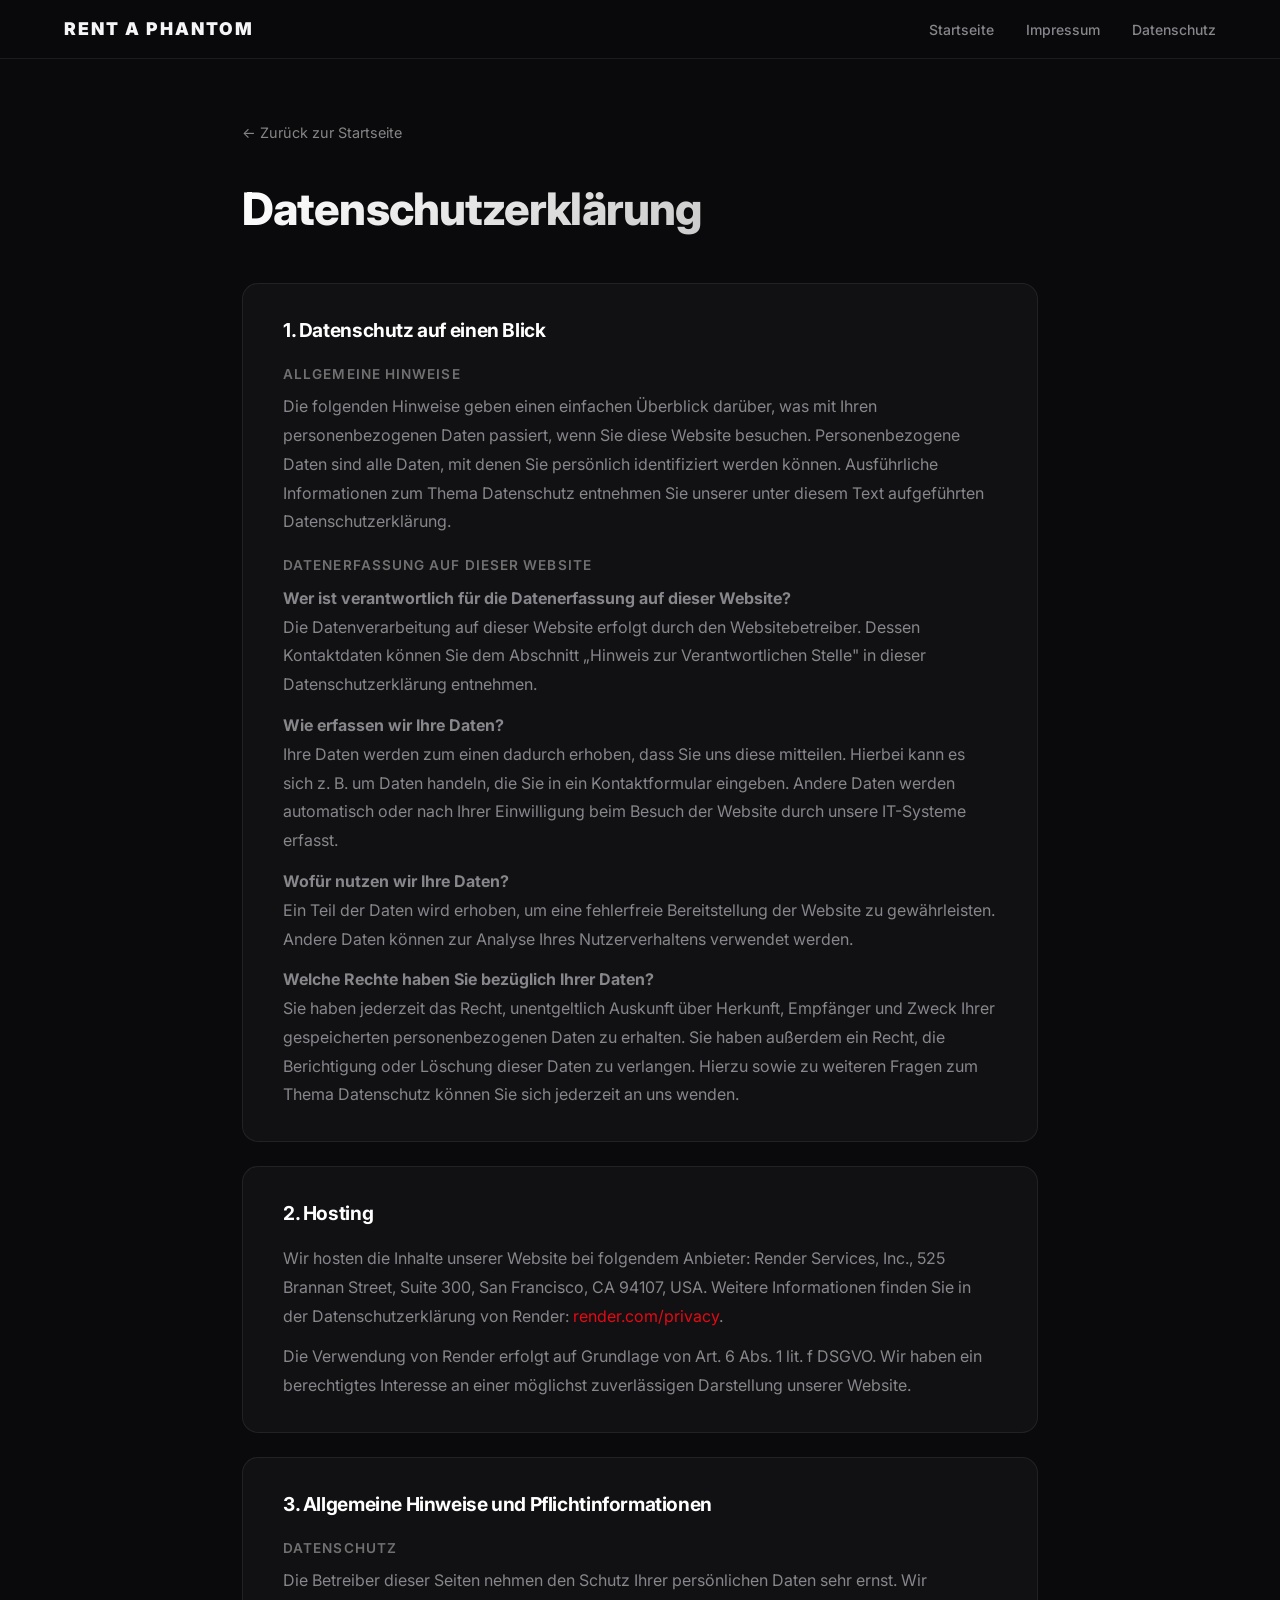
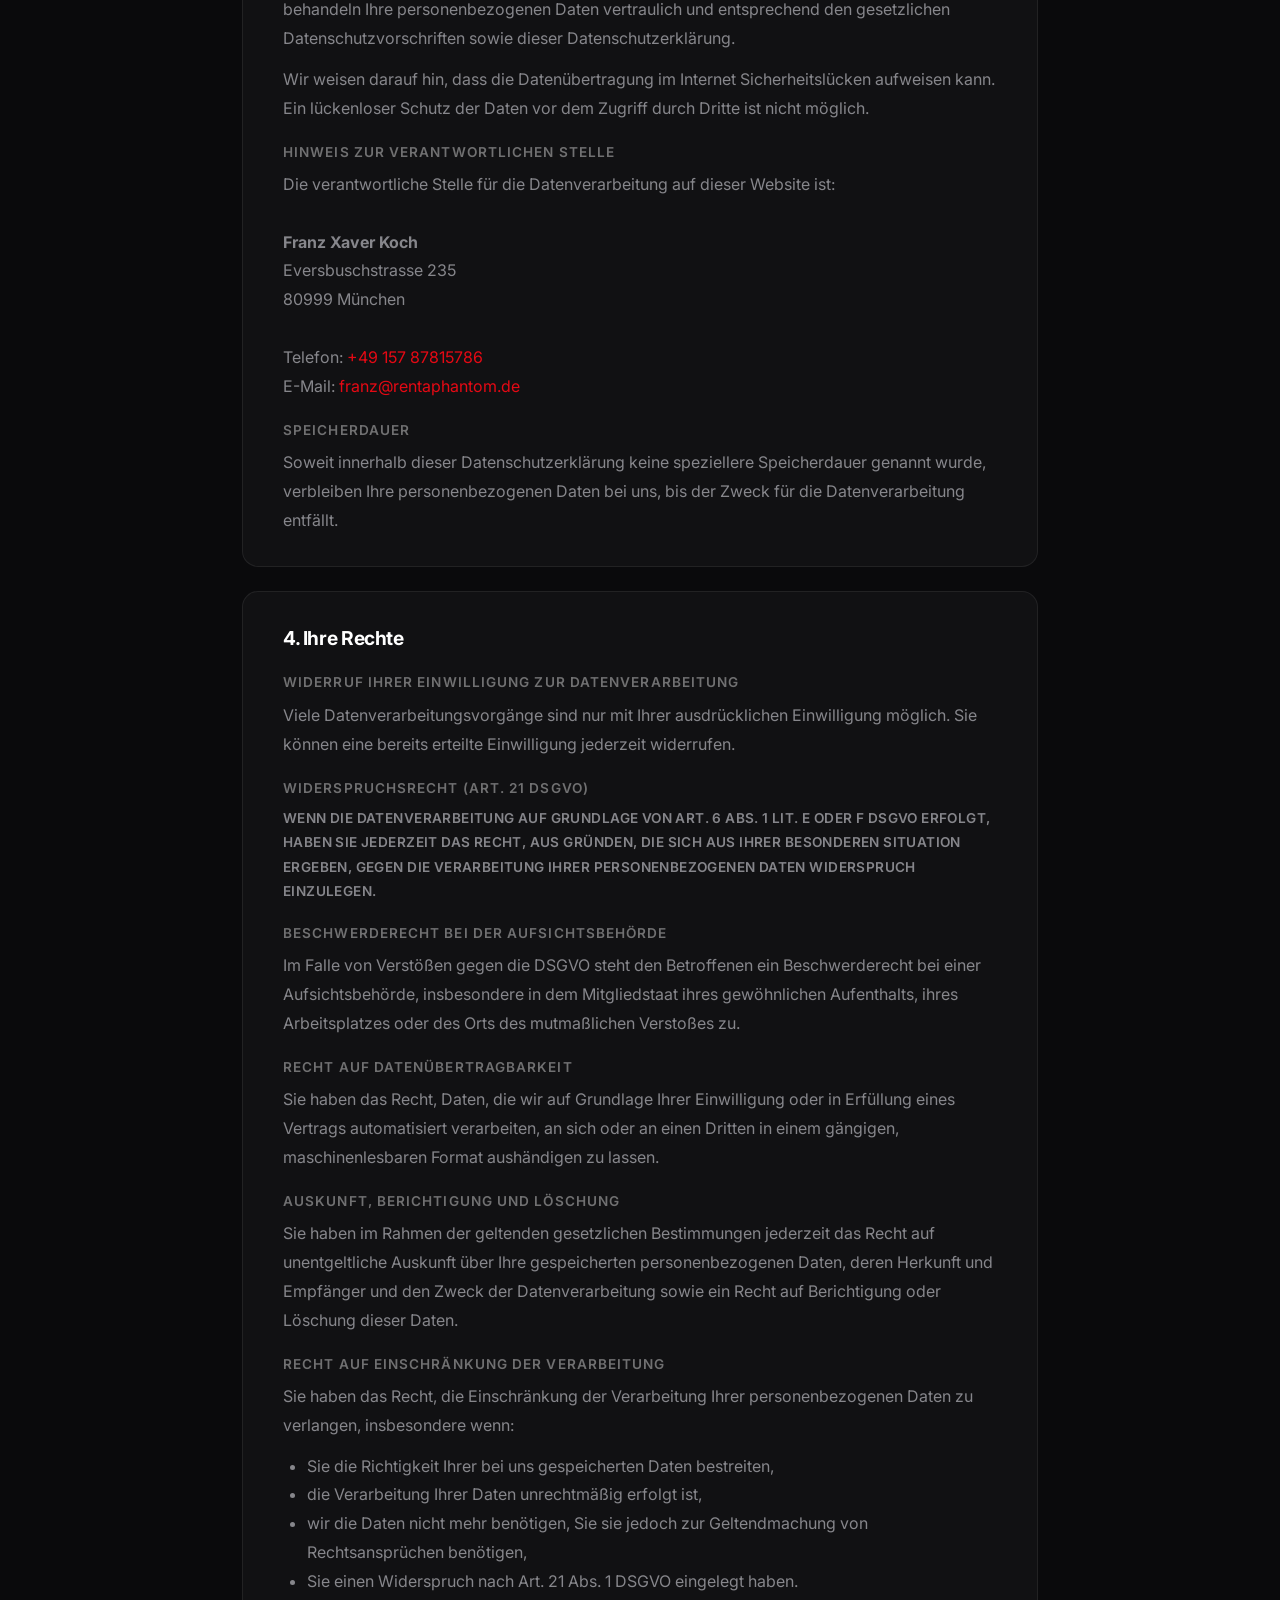
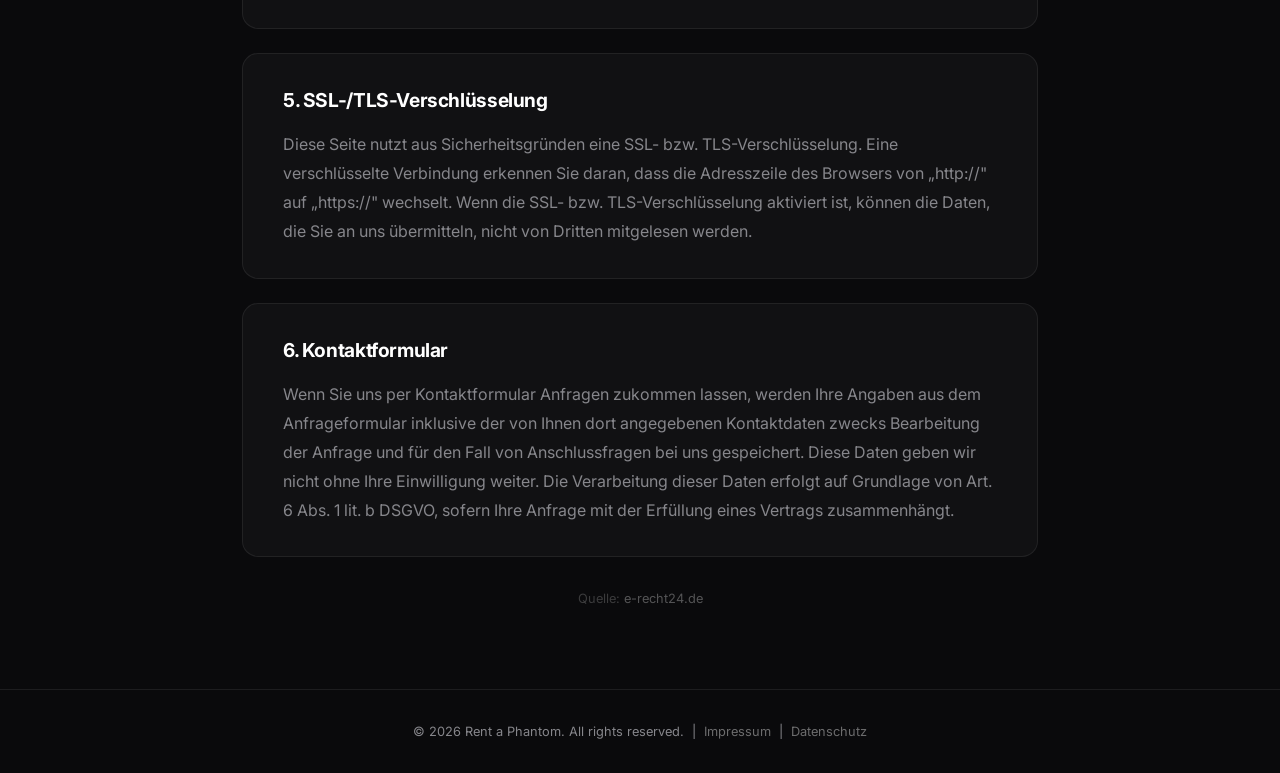
<file: templates/datenschutz.html>
<!DOCTYPE html>
<html lang="de">
<head>
    <meta charset="UTF-8">
    <meta name="viewport" content="width=device-width, initial-scale=1.0">
    <title>Datenschutzerklärung – Rent a Phantom</title>
    <meta name="description" content="Datenschutzerklärung von Rent a Phantom gemäß DSGVO">
    <link rel="stylesheet" href="/static/style.css">
    <style>
        .legal-page {
            max-width: 860px;
            margin: 0 auto;
            padding: 120px 2rem 80px;
        }
        .legal-page h1 {
            font-size: 2.8rem;
            font-weight: 800;
            margin-bottom: 2.5rem;
            background: linear-gradient(135deg, #fff 0%, #aaa 100%);
            -webkit-background-clip: text;
            -webkit-text-fill-color: transparent;
            background-clip: text;
        }
        .back-link {
            display: inline-flex;
            align-items: center;
            gap: 0.5rem;
            color: rgba(255,255,255,0.5);
            text-decoration: none;
            font-size: 0.9rem;
            margin-bottom: 2rem;
            transition: color 0.2s;
        }
        .back-link:hover { color: #fff; }
        .legal-section {
            background: rgba(255,255,255,0.03);
            border: 1px solid rgba(255,255,255,0.07);
            border-radius: 16px;
            padding: 2rem 2.5rem;
            margin-bottom: 1.5rem;
        }
        .legal-section h2 {
            font-size: 1.2rem;
            font-weight: 700;
            color: #fff;
            margin-bottom: 1rem;
        }
        .legal-section h3 {
            font-size: 0.85rem;
            font-weight: 600;
            text-transform: uppercase;
            letter-spacing: 0.08em;
            color: rgba(255,255,255,0.4);
            margin: 1.2rem 0 0.5rem;
        }
        .legal-section h3:first-child { margin-top: 0; }
        .legal-section p {
            color: var(--text-muted);
            line-height: 1.8;
            margin: 0 0 0.75rem;
        }
        .legal-section p:last-child { margin-bottom: 0; }
        .legal-section ul {
            color: var(--text-muted);
            line-height: 1.8;
            padding-left: 1.5rem;
            margin: 0;
        }
        .legal-section a {
            color: #e50914;
            text-decoration: none;
        }
        .legal-section a:hover { text-decoration: underline; }
        .uppercase-warning {
            font-size: 0.85rem;
            font-weight: 600;
            letter-spacing: 0.03em;
        }
    </style>
</head>
<body>
    <nav class="navbar">
        <h1 class="logo">RENT A PHANTOM</h1>
        <ul class="nav-links">
            <li><a href="/?lang=de">Startseite</a></li>
            <li><a href="/impressum">Impressum</a></li>
            <li><a href="/datenschutz" class="active">Datenschutz</a></li>
        </ul>
    </nav>

    <main>
        <div class="legal-page">
            <a href="/" class="back-link">← Zurück zur Startseite</a>
            <h1>Datenschutz&shy;erklärung</h1>

            <div class="legal-section">
                <h2>1. Datenschutz auf einen Blick</h2>
                <h3>Allgemeine Hinweise</h3>
                <p>Die folgenden Hinweise geben einen einfachen Überblick darüber, was mit Ihren personenbezogenen Daten passiert, wenn Sie diese Website besuchen. Personenbezogene Daten sind alle Daten, mit denen Sie persönlich identifiziert werden können. Ausführliche Informationen zum Thema Datenschutz entnehmen Sie unserer unter diesem Text aufgeführten Datenschutzerklärung.</p>

                <h3>Datenerfassung auf dieser Website</h3>
                <p><strong>Wer ist verantwortlich für die Datenerfassung auf dieser Website?</strong><br>
                Die Datenverarbeitung auf dieser Website erfolgt durch den Websitebetreiber. Dessen Kontaktdaten können Sie dem Abschnitt „Hinweis zur Verantwortlichen Stelle" in dieser Datenschutzerklärung entnehmen.</p>

                <p><strong>Wie erfassen wir Ihre Daten?</strong><br>
                Ihre Daten werden zum einen dadurch erhoben, dass Sie uns diese mitteilen. Hierbei kann es sich z. B. um Daten handeln, die Sie in ein Kontaktformular eingeben. Andere Daten werden automatisch oder nach Ihrer Einwilligung beim Besuch der Website durch unsere IT-Systeme erfasst.</p>

                <p><strong>Wofür nutzen wir Ihre Daten?</strong><br>
                Ein Teil der Daten wird erhoben, um eine fehlerfreie Bereitstellung der Website zu gewährleisten. Andere Daten können zur Analyse Ihres Nutzerverhaltens verwendet werden.</p>

                <p><strong>Welche Rechte haben Sie bezüglich Ihrer Daten?</strong><br>
                Sie haben jederzeit das Recht, unentgeltlich Auskunft über Herkunft, Empfänger und Zweck Ihrer gespeicherten personenbezogenen Daten zu erhalten. Sie haben außerdem ein Recht, die Berichtigung oder Löschung dieser Daten zu verlangen. Hierzu sowie zu weiteren Fragen zum Thema Datenschutz können Sie sich jederzeit an uns wenden.</p>
            </div>

            <div class="legal-section">
                <h2>2. Hosting</h2>
                <p>Wir hosten die Inhalte unserer Website bei folgendem Anbieter: Render Services, Inc., 525 Brannan Street, Suite 300, San Francisco, CA 94107, USA. Weitere Informationen finden Sie in der Datenschutzerklärung von Render: <a href="https://render.com/privacy" target="_blank" rel="noopener">render.com/privacy</a>.</p>
                <p>Die Verwendung von Render erfolgt auf Grundlage von Art. 6 Abs. 1 lit. f DSGVO. Wir haben ein berechtigtes Interesse an einer möglichst zuverlässigen Darstellung unserer Website.</p>
            </div>

            <div class="legal-section">
                <h2>3. Allgemeine Hinweise und Pflicht&shy;informationen</h2>
                <h3>Datenschutz</h3>
                <p>Die Betreiber dieser Seiten nehmen den Schutz Ihrer persönlichen Daten sehr ernst. Wir behandeln Ihre personenbezogenen Daten vertraulich und entsprechend den gesetzlichen Datenschutzvorschriften sowie dieser Datenschutzerklärung.</p>
                <p>Wir weisen darauf hin, dass die Datenübertragung im Internet Sicherheitslücken aufweisen kann. Ein lückenloser Schutz der Daten vor dem Zugriff durch Dritte ist nicht möglich.</p>

                <h3>Hinweis zur verantwortlichen Stelle</h3>
                <p>Die verantwortliche Stelle für die Datenverarbeitung auf dieser Website ist:<br><br>
                <strong>Franz Xaver Koch</strong><br>
                Eversbuschstrasse 235<br>
                80999 München<br><br>
                Telefon: <a href="tel:+4915787815786">+49 157 87815786</a><br>
                E-Mail: <a href="mailto:franz@rentaphantom.de">franz@rentaphantom.de</a></p>

                <h3>Speicherdauer</h3>
                <p>Soweit innerhalb dieser Datenschutzerklärung keine speziellere Speicherdauer genannt wurde, verbleiben Ihre personenbezogenen Daten bei uns, bis der Zweck für die Datenverarbeitung entfällt.</p>
            </div>

            <div class="legal-section">
                <h2>4. Ihre Rechte</h2>
                <h3>Widerruf Ihrer Einwilligung zur Datenverarbeitung</h3>
                <p>Viele Datenverarbeitungsvorgänge sind nur mit Ihrer ausdrücklichen Einwilligung möglich. Sie können eine bereits erteilte Einwilligung jederzeit widerrufen.</p>

                <h3>Widerspruchsrecht (Art. 21 DSGVO)</h3>
                <p class="uppercase-warning">WENN DIE DATENVERARBEITUNG AUF GRUNDLAGE VON ART. 6 ABS. 1 LIT. E ODER F DSGVO ERFOLGT, HABEN SIE JEDERZEIT DAS RECHT, AUS GRÜNDEN, DIE SICH AUS IHRER BESONDEREN SITUATION ERGEBEN, GEGEN DIE VERARBEITUNG IHRER PERSONENBEZOGENEN DATEN WIDERSPRUCH EINZULEGEN.</p>

                <h3>Beschwerderecht bei der Aufsichtsbehörde</h3>
                <p>Im Falle von Verstößen gegen die DSGVO steht den Betroffenen ein Beschwerderecht bei einer Aufsichtsbehörde, insbesondere in dem Mitgliedstaat ihres gewöhnlichen Aufenthalts, ihres Arbeitsplatzes oder des Orts des mutmaßlichen Verstoßes zu.</p>

                <h3>Recht auf Datenübertragbarkeit</h3>
                <p>Sie haben das Recht, Daten, die wir auf Grundlage Ihrer Einwilligung oder in Erfüllung eines Vertrags automatisiert verarbeiten, an sich oder an einen Dritten in einem gängigen, maschinenlesbaren Format aushändigen zu lassen.</p>

                <h3>Auskunft, Berichtigung und Löschung</h3>
                <p>Sie haben im Rahmen der geltenden gesetzlichen Bestimmungen jederzeit das Recht auf unentgeltliche Auskunft über Ihre gespeicherten personenbezogenen Daten, deren Herkunft und Empfänger und den Zweck der Datenverarbeitung sowie ein Recht auf Berichtigung oder Löschung dieser Daten.</p>

                <h3>Recht auf Einschränkung der Verarbeitung</h3>
                <p>Sie haben das Recht, die Einschränkung der Verarbeitung Ihrer personenbezogenen Daten zu verlangen, insbesondere wenn:</p>
                <ul>
                    <li>Sie die Richtigkeit Ihrer bei uns gespeicherten Daten bestreiten,</li>
                    <li>die Verarbeitung Ihrer Daten unrechtmäßig erfolgt ist,</li>
                    <li>wir die Daten nicht mehr benötigen, Sie sie jedoch zur Geltendmachung von Rechtsansprüchen benötigen,</li>
                    <li>Sie einen Widerspruch nach Art. 21 Abs. 1 DSGVO eingelegt haben.</li>
                </ul>
            </div>

            <div class="legal-section">
                <h2>5. SSL-/TLS-Verschlüsselung</h2>
                <p>Diese Seite nutzt aus Sicherheitsgründen eine SSL- bzw. TLS-Verschlüsselung. Eine verschlüsselte Verbindung erkennen Sie daran, dass die Adresszeile des Browsers von „http://" auf „https://" wechselt. Wenn die SSL- bzw. TLS-Verschlüsselung aktiviert ist, können die Daten, die Sie an uns übermitteln, nicht von Dritten mitgelesen werden.</p>
            </div>

            <div class="legal-section">
                <h2>6. Kontaktformular</h2>
                <p>Wenn Sie uns per Kontaktformular Anfragen zukommen lassen, werden Ihre Angaben aus dem Anfrageformular inklusive der von Ihnen dort angegebenen Kontaktdaten zwecks Bearbeitung der Anfrage und für den Fall von Anschlussfragen bei uns gespeichert. Diese Daten geben wir nicht ohne Ihre Einwilligung weiter. Die Verarbeitung dieser Daten erfolgt auf Grundlage von Art. 6 Abs. 1 lit. b DSGVO, sofern Ihre Anfrage mit der Erfüllung eines Vertrags zusammenhängt.</p>
            </div>

            <p style="color: rgba(255,255,255,0.2); font-size: 0.8rem; text-align: center; margin-top: 2rem;">
                Quelle: <a href="https://www.e-recht24.de" target="_blank" rel="noopener" style="color: rgba(255,255,255,0.3);">e-recht24.de</a>
            </p>
        </div>
    </main>

    <footer>
        <p>© 2026 Rent a Phantom. All rights reserved. &nbsp;|&nbsp;
           <a href="/impressum" style="color: rgba(255,255,255,0.4); text-decoration: none;">Impressum</a> &nbsp;|&nbsp;
           <a href="/datenschutz" style="color: rgba(255,255,255,0.4); text-decoration: none;">Datenschutz</a>
        </p>
    </footer>
</body>
</html>
</file>
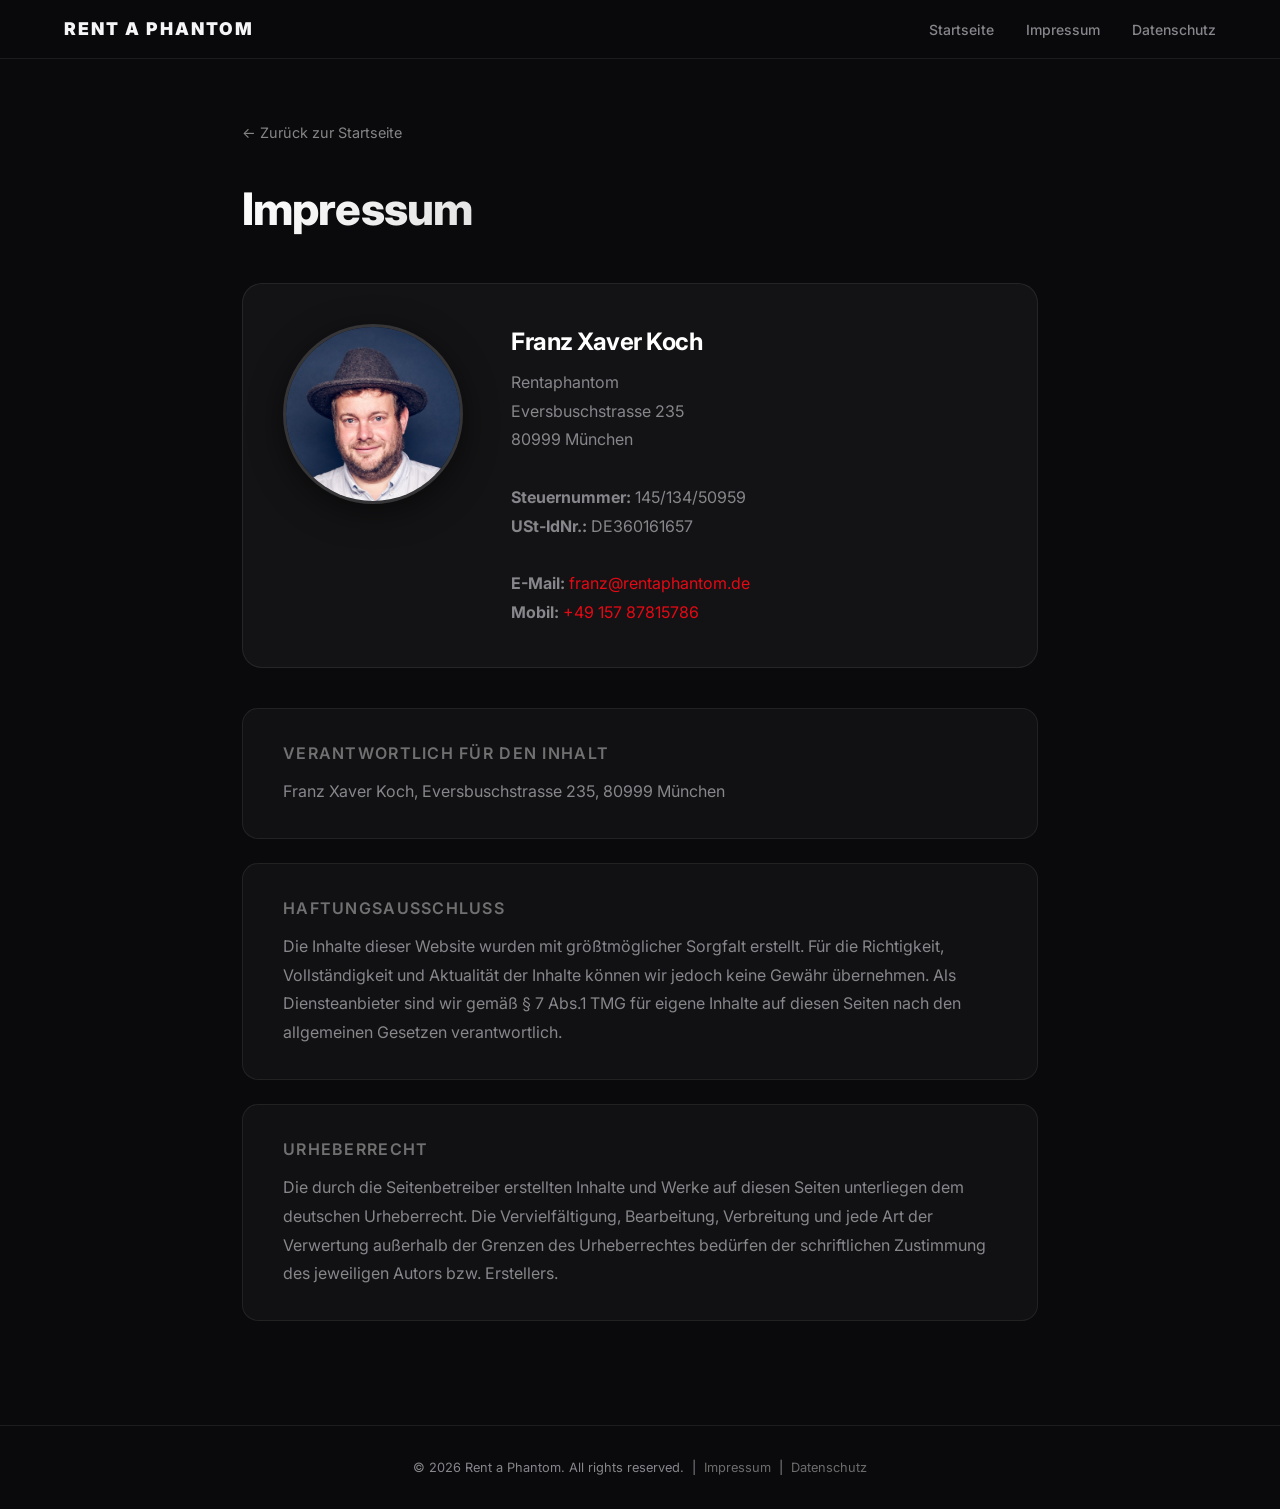
<file: templates/impressum.html>
<!DOCTYPE html>
<html lang="de">
<head>
    <meta charset="UTF-8">
    <meta name="viewport" content="width=device-width, initial-scale=1.0">
    <title>Impressum – Rent a Phantom</title>
    <meta name="description" content="Impressum von Rent a Phantom – Franz Xaver Koch, München">
    <link rel="stylesheet" href="/static/style.css">
    <style>
        .legal-page {
            max-width: 860px;
            margin: 0 auto;
            padding: 120px 2rem 80px;
        }
        .legal-page h1 {
            font-size: 2.8rem;
            font-weight: 800;
            margin-bottom: 2.5rem;
            background: linear-gradient(135deg, #fff 0%, #aaa 100%);
            -webkit-background-clip: text;
            -webkit-text-fill-color: transparent;
            background-clip: text;
        }
        .impressum-card {
            display: flex;
            align-items: flex-start;
            gap: 3rem;
            background: rgba(255,255,255,0.04);
            border: 1px solid rgba(255,255,255,0.08);
            border-radius: 20px;
            padding: 2.5rem;
            margin-bottom: 2.5rem;
        }
        .impressum-photo {
            flex-shrink: 0;
            width: 180px;
            height: 180px;
            border-radius: 50%;
            object-fit: cover;
            object-position: top center;
            border: 3px solid rgba(255,255,255,0.15);
            box-shadow: 0 8px 32px rgba(0,0,0,0.5);
        }
        .impressum-info h2 {
            font-size: 1.5rem;
            font-weight: 700;
            margin-bottom: 0.5rem;
            color: #fff;
        }
        .impressum-info p {
            color: var(--text-muted);
            line-height: 1.8;
            margin: 0;
        }
        .impressum-info a {
            color: #e50914;
            text-decoration: none;
        }
        .impressum-info a:hover {
            text-decoration: underline;
        }
        .legal-section {
            background: rgba(255,255,255,0.03);
            border: 1px solid rgba(255,255,255,0.07);
            border-radius: 16px;
            padding: 2rem 2.5rem;
            margin-bottom: 1.5rem;
        }
        .legal-section h3 {
            font-size: 1rem;
            font-weight: 600;
            text-transform: uppercase;
            letter-spacing: 0.08em;
            color: rgba(255,255,255,0.4);
            margin-bottom: 0.75rem;
        }
        .legal-section p {
            color: var(--text-muted);
            line-height: 1.8;
            margin: 0;
        }
        .back-link {
            display: inline-flex;
            align-items: center;
            gap: 0.5rem;
            color: rgba(255,255,255,0.5);
            text-decoration: none;
            font-size: 0.9rem;
            margin-bottom: 2rem;
            transition: color 0.2s;
        }
        .back-link:hover { color: #fff; }
        @media (max-width: 600px) {
            .impressum-card { flex-direction: column; align-items: center; text-align: center; }
        }
    </style>
</head>
<body>
    <nav class="navbar">
        <h1 class="logo">RENT A PHANTOM</h1>
        <ul class="nav-links">
            <li><a href="/?lang=de">Startseite</a></li>
            <li><a href="/impressum" class="active">Impressum</a></li>
            <li><a href="/datenschutz">Datenschutz</a></li>
        </ul>
    </nav>

    <main>
        <div class="legal-page">
            <a href="/" class="back-link">← Zurück zur Startseite</a>
            <h1>Impressum</h1>

            <div class="impressum-card">
                <img src="/static/franz.jpg" alt="Franz Xaver Koch" class="impressum-photo">
                <div class="impressum-info">
                    <h2>Franz Xaver Koch</h2>
                    <p>
                        Rentaphantom<br>
                        Eversbuschstrasse 235<br>
                        80999 München<br><br>
                        <strong>Steuernummer:</strong> 145/134/50959<br>
                        <strong>USt-IdNr.:</strong> DE360161657<br><br>
                        <strong>E-Mail:</strong> <a href="mailto:franz@rentaphantom.de">franz@rentaphantom.de</a><br>
                        <strong>Mobil:</strong> <a href="tel:+4915787815786">+49 157 87815786</a>
                    </p>
                </div>
            </div>

            <div class="legal-section">
                <h3>Verantwortlich für den Inhalt</h3>
                <p>Franz Xaver Koch, Eversbuschstrasse 235, 80999 München</p>
            </div>

            <div class="legal-section">
                <h3>Haftungsausschluss</h3>
                <p>Die Inhalte dieser Website wurden mit größtmöglicher Sorgfalt erstellt. Für die Richtigkeit, Vollständigkeit und Aktualität der Inhalte können wir jedoch keine Gewähr übernehmen. Als Diensteanbieter sind wir gemäß § 7 Abs.1 TMG für eigene Inhalte auf diesen Seiten nach den allgemeinen Gesetzen verantwortlich.</p>
            </div>

            <div class="legal-section">
                <h3>Urheberrecht</h3>
                <p>Die durch die Seitenbetreiber erstellten Inhalte und Werke auf diesen Seiten unterliegen dem deutschen Urheberrecht. Die Vervielfältigung, Bearbeitung, Verbreitung und jede Art der Verwertung außerhalb der Grenzen des Urheberrechtes bedürfen der schriftlichen Zustimmung des jeweiligen Autors bzw. Erstellers.</p>
            </div>
        </div>
    </main>

    <footer>
        <p>© 2026 Rent a Phantom. All rights reserved. &nbsp;|&nbsp;
           <a href="/impressum" style="color: rgba(255,255,255,0.4); text-decoration: none;">Impressum</a> &nbsp;|&nbsp;
           <a href="/datenschutz" style="color: rgba(255,255,255,0.4); text-decoration: none;">Datenschutz</a>
        </p>
    </footer>
</body>
</html>
</file>
<file: static/style.css>
@import url('https://fonts.googleapis.com/css2?family=Inter:wght@400;500;600;700;800;900&display=swap');

:root {
    --bg-dark: #0a0a0c;
    --bg-card: #141416;
    --bg-card2: #1a1a1e;
    --accent-blue: #007AFF;
    --accent-red: #e50914;
    --accent-green: #00CF80;
    --accent-yellow: #FFB400;
    --text-main: #F5F5F7;
    --text-muted: #86868B;
    --border-color: rgba(255, 255, 255, 0.08);
    --glow-red: rgba(229, 9, 20, 0.35);
}

* { margin: 0; padding: 0; box-sizing: border-box; }

html { scroll-behavior: smooth; }

body {
    background-color: var(--bg-dark);
    color: var(--text-main);
    font-family: 'Inter', -apple-system, BlinkMacSystemFont, sans-serif;
    line-height: 1.5;
    -webkit-font-smoothing: antialiased;
}

h1, h2, h3 { font-weight: 700; letter-spacing: -0.02em; }
a { text-decoration: none; color: var(--text-main); transition: color 0.2s; }

/* ─── NAVBAR ─── */
.navbar {
    display: flex; justify-content: space-between; align-items: center;
    padding: 1rem 5%;
    background: rgba(10, 10, 12, 0.85);
    backdrop-filter: blur(24px);
    -webkit-backdrop-filter: blur(24px);
    border-bottom: 1px solid var(--border-color);
    position: fixed; width: 100%; top: 0; z-index: 1000;
}
.logo { font-size: 1.1rem; font-weight: 900; letter-spacing: 2px; }
.nav-links { list-style: none; display: flex; gap: 2rem; align-items: center; }
.nav-links a { font-size: 0.875rem; font-weight: 500; color: var(--text-muted); }
.nav-links a:hover { color: var(--text-main); }
.lang-switch a {
    padding: 4px 10px; border-radius: 6px;
    font-size: 0.75rem; font-weight: 700;
    border: 1px solid var(--border-color);
}
.lang-switch a.active { background: var(--text-main); color: var(--bg-dark); }

/* ─── ANIMATIONS ─── */
@keyframes fadeUp {
    from { opacity: 0; transform: translateY(30px); }
    to   { opacity: 1; transform: translateY(0); }
}
@keyframes fadeIn {
    from { opacity: 0; }
    to   { opacity: 1; }
}
@keyframes slideRight {
    from { opacity: 0; transform: translateX(-24px); }
    to   { opacity: 1; transform: translateX(0); }
}

.hero-badge   { animation: fadeIn 0.6s ease both; animation-delay: 0.1s; opacity: 0; animation-fill-mode: forwards; }
.hero h2      { animation: fadeUp 0.7s ease both; animation-delay: 0.25s; opacity: 0; animation-fill-mode: forwards; }
.hero p       { animation: fadeUp 0.7s ease both; animation-delay: 0.4s;  opacity: 0; animation-fill-mode: forwards; }
.hero-actions { animation: fadeUp 0.7s ease both; animation-delay: 0.55s; opacity: 0; animation-fill-mode: forwards; }
.hero-stats   { animation: fadeUp 0.7s ease both; animation-delay: 0.7s;  opacity: 0; animation-fill-mode: forwards; }

/* scroll-reveal base */
.reveal {
    opacity: 0;
    transform: translateY(28px);
    transition: opacity 0.65s cubic-bezier(0.22,1,0.36,1), transform 0.65s cubic-bezier(0.22,1,0.36,1);
}
.reveal.visible {
    opacity: 1;
    transform: translateY(0);
}

/* ─── HERO ─── */
.hero {
    min-height: 100vh;
    display: flex; align-items: center;
    background: url('/static/hero-bg.jpg') no-repeat center center / cover;
    position: relative;
}
.hero::before {
    content: ''; position: absolute; inset: 0;
    background: linear-gradient(105deg, rgba(10,10,12,0.92) 0%, rgba(10,10,12,0.72) 45%, rgba(10,10,12,0.15) 100%);
}
.hero-inner {
    position: relative; z-index: 2;
    width: 100%; max-width: 1200px; margin: 0 auto;
    padding: 0 5%;
}
.hero-content { max-width: 580px; text-align: left; }

.hero-badge {
    display: inline-block;
    background: rgba(229, 9, 20, 0.12);
    border: 1px solid rgba(229, 9, 20, 0.35);
    color: #ff4d57;
    font-size: 0.7rem; font-weight: 700;
    letter-spacing: 0.14em; text-transform: uppercase;
    padding: 5px 14px; border-radius: 30px;
    margin-bottom: 1.25rem;
}
.hero h2 {
    font-size: clamp(2.2rem, 4.5vw, 3.8rem);
    font-weight: 900; margin-bottom: 1.25rem;
    line-height: 1.08;
}
.hero p { font-size: 1.05rem; color: var(--text-muted); margin-bottom: 2rem; max-width: 460px; line-height: 1.7; }
.hero-actions { display: flex; gap: 1rem; flex-wrap: wrap; margin-bottom: 2.5rem; }

.hero-stats {
    display: inline-flex; align-items: center; gap: 2rem;
    background: rgba(255,255,255,0.06);
    border: 1px solid rgba(255,255,255,0.1);
    border-radius: 14px; padding: 1rem 1.75rem;
    backdrop-filter: blur(12px);
}
.stat { text-align: center; }
.stat-num { display: block; font-size: 1.5rem; font-weight: 800; color: #fff; }
.stat-label { font-size: 0.65rem; font-weight: 600; color: var(--text-muted); text-transform: uppercase; letter-spacing: 0.1em; }
.stat-divider { width: 1px; height: 36px; background: rgba(255,255,255,0.12); }

/* ─── BUTTONS ─── */
.btn-primary {
    background: var(--accent-red);
    color: #fff;
    padding: 0.85rem 2rem;
    border-radius: 30px;
    font-weight: 700;
    font-size: 0.95rem;
    display: inline-block;
    transition: all 0.3s cubic-bezier(0.25, 0.8, 0.25, 1);
    box-shadow: 0 4px 20px var(--glow-red);
}
.btn-primary:hover { transform: translateY(-3px); box-shadow: 0 10px 30px var(--glow-red); }

.btn-secondary {
    background: rgba(255,255,255,0.08);
    color: var(--text-main);
    padding: 0.85rem 2rem;
    border-radius: 30px;
    font-weight: 600;
    font-size: 0.95rem;
    display: inline-block;
    border: 1px solid var(--border-color);
    transition: all 0.3s;
}
.btn-secondary:hover { background: rgba(255,255,255,0.14); transform: translateY(-2px); }

/* ─── SECTIONS ─── */
.section { padding: 6rem 5%; }
.section-dark { background: rgba(255,255,255,0.02); border-top: 1px solid var(--border-color); border-bottom: 1px solid var(--border-color); }
.section-title { text-align: center; font-size: 2.4rem; font-weight: 800; margin-bottom: 1rem; }
.section-subtitle { text-align: center; color: var(--text-muted); font-size: 1.05rem; margin-bottom: 3rem; max-width: 620px; margin-inline: auto; }

/* ─── FEATURE CARDS (SVG icons) ─── */
.features-grid {
    display: grid;
    grid-template-columns: repeat(auto-fit, minmax(280px, 1fr));
    gap: 1.5rem;
    max-width: 1100px; margin: 0 auto;
}
.feature-card {
    background: var(--bg-card);
    border: 1px solid var(--border-color);
    border-radius: 20px; padding: 2rem;
    transition: transform 0.3s, border-color 0.3s, box-shadow 0.3s;
    position: relative; overflow: hidden;
}
.feature-card::after {
    content: ''; position: absolute;
    top: 0; left: 0; right: 0; height: 1px;
    background: linear-gradient(90deg, var(--accent-red), transparent);
    opacity: 0; transition: opacity 0.3s;
}
.feature-card:hover { transform: translateY(-6px); border-color: rgba(229,9,20,0.25); box-shadow: 0 16px 40px rgba(0,0,0,0.4); }
.feature-card:hover::after { opacity: 1; }

.feature-icon {
    width: 52px; height: 52px;
    display: flex; align-items: center; justify-content: center;
    background: rgba(229, 9, 20, 0.08);
    border: 1px solid rgba(229, 9, 20, 0.18);
    border-radius: 14px; margin-bottom: 1.25rem;
    color: #e50914;
    transition: background 0.3s, border-color 0.3s;
}
.feature-card:hover .feature-icon {
    background: rgba(229, 9, 20, 0.15);
    border-color: rgba(229, 9, 20, 0.35);
}
.feature-icon svg { width: 22px; height: 22px; }
.feature-card h3 { font-size: 1rem; font-weight: 700; margin-bottom: 0.5rem; color: var(--text-main); }
.feature-card p { color: var(--text-muted); font-size: 0.875rem; line-height: 1.7; }

/* ─── USE CASES ─── */
.usecases-grid {
    display: grid;
    grid-template-columns: repeat(auto-fit, minmax(280px, 1fr));
    gap: 1.5rem;
    max-width: 1000px; margin: 0 auto;
}
.usecase-card {
    background: var(--bg-card2);
    border: 1px solid var(--border-color);
    border-radius: 20px; padding: 2rem;
    transition: transform 0.3s, border-color 0.3s;
}
.usecase-card:hover { transform: translateY(-4px); border-color: rgba(255,180,0,0.25); }
.usecase-icon {
    width: 50px; height: 50px;
    display: flex; align-items: center; justify-content: center;
    background: rgba(255, 180, 0, 0.08);
    border: 1px solid rgba(255, 180, 0, 0.18);
    border-radius: 14px; margin-bottom: 1.2rem;
    color: var(--accent-yellow);
    transition: background 0.3s;
}
.usecase-card:hover .usecase-icon { background: rgba(255,180,0,0.14); }
.usecase-icon svg { width: 22px; height: 22px; }
.usecase-card h3 { font-size: 1.1rem; font-weight: 700; margin-bottom: 0.75rem; }
.usecase-card ul { list-style: none; padding: 0; }
.usecase-card ul li {
    color: var(--text-muted); font-size: 0.875rem;
    padding: 0.4rem 0; padding-left: 1.1rem; position: relative;
}
.usecase-card ul li::before { content: '→'; position: absolute; left: 0; color: var(--accent-yellow); }

/* ─── OFFER BANNER ─── */
.offer-banner {
    background: linear-gradient(135deg, rgba(229,9,20,0.12) 0%, rgba(10,10,12,0) 100%);
    border-top: 1px solid rgba(229,9,20,0.2);
    border-bottom: 1px solid rgba(229,9,20,0.2);
    padding: 4rem 5%;
}
.offer-content {
    max-width: 900px; margin: 0 auto;
    display: flex; align-items: center; justify-content: space-between;
    gap: 2rem; flex-wrap: wrap;
}
.offer-text h2 { font-size: 1.8rem; font-weight: 800; margin-bottom: 0.5rem; }
.offer-text p { color: var(--text-muted); max-width: 500px; }

/* ─── EQUIPMENT GRID ─── */
.equipment-grid {
    display: grid;
    grid-template-columns: repeat(auto-fit, minmax(280px, 1fr));
    gap: 0.75rem;
    max-width: 900px;
    margin: 0 auto;
}
.equipment-item {
    display: flex; align-items: center; gap: 0.75rem;
    background: var(--bg-card);
    border: 1px solid var(--border-color);
    border-radius: 12px;
    padding: 0.9rem 1.2rem;
    font-size: 0.9rem;
    transition: border-color 0.2s;
}
.equipment-item:hover { border-color: rgba(0, 207, 128, 0.3); }
.equipment-check {
    color: var(--accent-green);
    font-weight: 700; font-size: 1rem; flex-shrink: 0;
}

/* ─── SPECS ─── */
.specs-container {
    display: grid;
    grid-template-columns: repeat(auto-fit, minmax(300px, 1fr));
    gap: 2rem;
    max-width: 1000px; margin: 0 auto;
}
.specs-block {
    background: var(--bg-card);
    border: 1px solid var(--border-color);
    border-radius: 20px;
    overflow: hidden;
}
.specs-subtitle {
    font-size: 0.75rem; font-weight: 700;
    text-transform: uppercase; letter-spacing: 0.1em;
    color: var(--text-muted);
    padding: 1.2rem 1.5rem;
    border-bottom: 1px solid var(--border-color);
}
.specs-table { width: 100%; border-collapse: collapse; }
.specs-table td { padding: 0.85rem 1.5rem; border-bottom: 1px solid var(--border-color); font-size: 0.9rem; }
.specs-table tr:last-child td { border-bottom: none; }
.specs-table td:first-child { color: var(--text-muted); }
.specs-table td:last-child { font-family: 'SF Mono', 'Fira Code', monospace; color: var(--accent-green); font-size: 0.95rem; text-align: right; }

/* ─── BOOKING ─── */
.booking-container {
    max-width: 520px; margin: 0 auto;
    background: var(--bg-card);
    padding: 3rem; border-radius: 24px;
    border: 1px solid var(--border-color);
    box-shadow: 0 20px 60px rgba(0,0,0,0.5);
}
.form-group { margin-bottom: 1.25rem; }
.form-control {
    width: 100%; padding: 0.9rem 1.2rem;
    background: rgba(255,255,255,0.04);
    border: 1px solid var(--border-color);
    border-radius: 12px;
    color: var(--text-main); font-size: 0.95rem;
    transition: all 0.2s;
}
.form-control:focus { outline: none; border-color: var(--accent-blue); background: rgba(0,122,255,0.06); }
.success-message {
    background: rgba(0, 207, 128, 0.1); color: var(--accent-green);
    padding: 1rem; border-radius: 12px; margin-bottom: 1.5rem; text-align: center;
    border: 1px solid rgba(0, 207, 128, 0.25);
}

/* ─── FOOTER ─── */
footer { text-align: center; padding: 2rem; color: var(--text-muted); font-size: 0.8rem; border-top: 1px solid var(--border-color); }

/* ─── RESPONSIVE ─── */
@media (max-width: 900px) {
    .hero::before { background: linear-gradient(105deg, rgba(10,10,12,0.95) 0%, rgba(10,10,12,0.8) 55%, rgba(10,10,12,0.3) 100%); }
}
@media (max-width: 680px) {
    .hero-content { max-width: 100%; text-align: center; }
    .hero h2 { font-size: 2rem; }
    .hero-actions { justify-content: center; }
    .hero-stats { width: 100%; justify-content: center; }
    .features-grid, .usecases-grid { grid-template-columns: 1fr; }
    .offer-content { flex-direction: column; text-align: center; }
    .nav-links { gap: 1rem; }
    .booking-container { padding: 2rem 1.5rem; }
    .specs-container { grid-template-columns: 1fr; }
}
</file>
